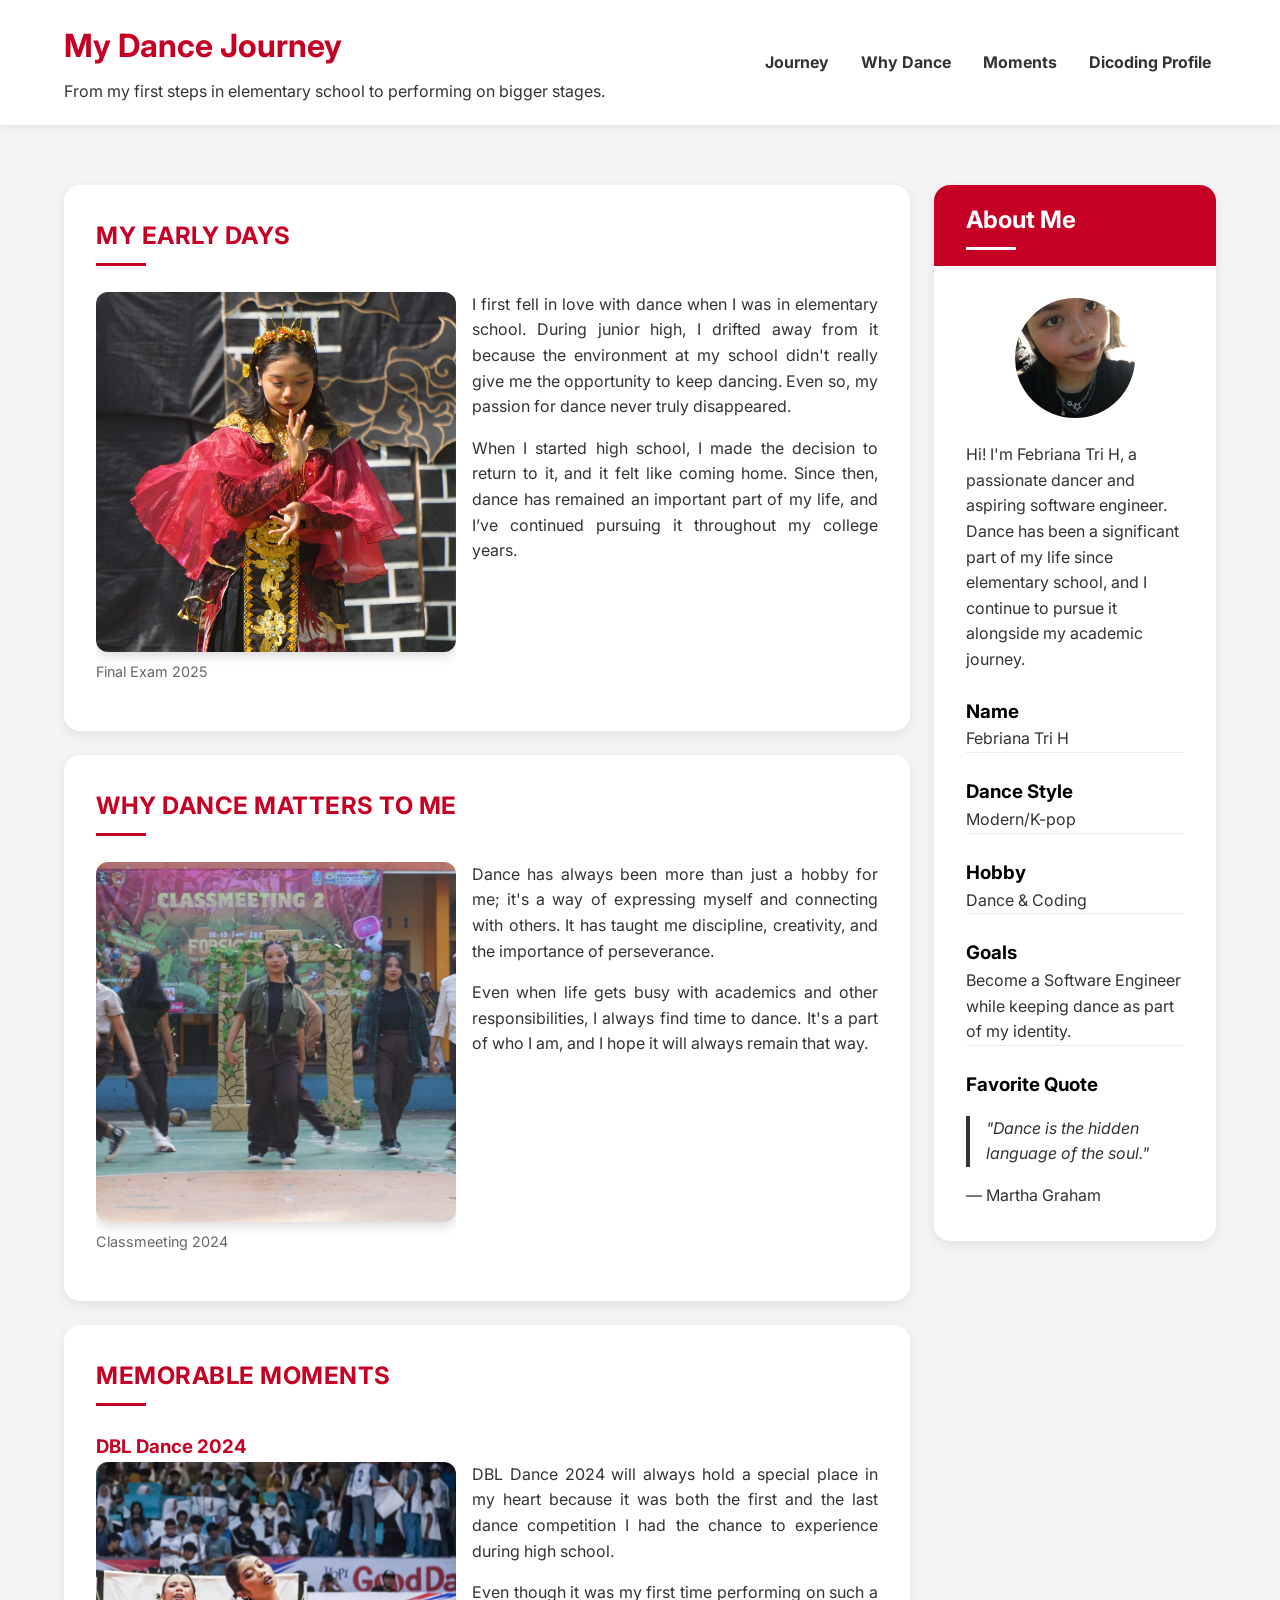
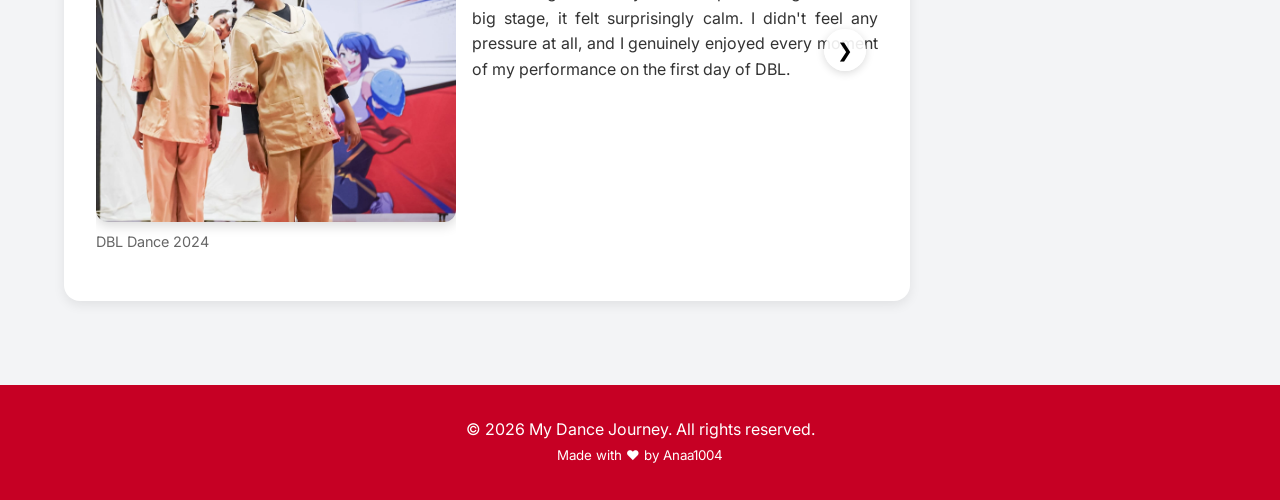
<file: index.html>
<!DOCTYPE html>
<html lang="en">
<head>
    <meta charset="UTF-8">
    <meta name="viewport" content="width=device-width, initial-scale=1.0">
    <meta name="description" content="A personal journey through dance, from early beginnings to memorable performances.">
    <title>My Dance Journey</title>

    <link rel="stylesheet" href="assets/styles/style.css">

    <link rel="preconnect" href="https://fonts.googleapis.com">
    <link rel="preconnect" href="https://fonts.gstatic.com" crossorigin>
    <link href="https://fonts.googleapis.com/css2?family=Inter:ital,opsz,wght@0,14..32,100..900;1,14..32,100..900&display=swap" rel="stylesheet">
</head>
<body>
    <header>
        <div class="container header-content">
            <div class="logo">
                <h1>My Dance Journey</h1>
                <p>From my first steps in elementary school to performing on bigger stages.</p>
            </div>

            <nav>
                <ul>
                    <li><a href="#first-journey">Journey</a></li>
                    <li><a href="#why-dance">Why Dance</a></li>
                    <li><a href="#memorable-moments">Moments</a></li>
                    <li><a href="https://www.dicoding.com/users/anaa1004" target="_blank" rel="noopener">Dicoding Profile</a></li>
                </ul>
            </nav>
        </div>
    </header>

    <main class="container">
        <div id="content">

            <article id="first-journey" class="card">
                <h2>My Early Days</h2>
                <div class="article-content">
                    <figure class="article-image">
                        <img src="assets/images/foto1.jpeg" alt="My early dance days">
                        <figcaption>Final Exam 2025</figcaption>
                    </figure>
                    <div class="article-text">
                        <p>I first fell in love with dance when I was in elementary school. During junior high, I drifted away from it because the environment at my school didn't really give me the opportunity to keep dancing. Even so, my passion for dance never truly disappeared.</p>
                        <p>When I started high school, I made the decision to return to it, and it felt like coming home. Since then, dance has remained an important part of my life, and I’ve continued pursuing it throughout my college years.</p>
                    </div>
                </div>
            </article>

            <article id="why-dance" class="card">
                <h2>Why Dance Matters to Me</h2>
                <div class="article-content">
                    <figure class="article-image">
                        <img src="assets/images/foto4.jpeg" alt="Dance is my passion">
                        <figcaption>Classmeeting 2024</figcaption>
                    </figure>
                    <div class="article-text">
                        <p>Dance has always been more than just a hobby for me; it's a way of expressing myself and connecting with others. It has taught me discipline, creativity, and the importance of perseverance.</p>
                        <p>Even when life gets busy with academics and other responsibilities, I always find time to dance. It's a part of who I am, and I hope it will always remain that way.</p>
                    </div>
                </div>
            </article>

            <article id="memorable-moments" class="card">
                <h2>Memorable Moments</h2>
                <div class="slider">
                    <button type="button" class="prev" aria-label="Previous slide">&#10094;</button>
                    <div class="slider-container">
                        <div class="slides">

                            <div class="moment">
                                <h3>DBL Dance 2024</h3>
                                <div class="article-content">
                                    <figure class="article-image">
                                        <img src="assets/images/foto3.jpeg" alt="DBL Dance 2024">
                                        <figcaption>DBL Dance 2024</figcaption>
                                    </figure>
                                <div class="article-text">
                                    <p>DBL Dance 2024 will always hold a special place in my heart because it was both the first and the last dance competition I had the chance to experience during high school.</p>
                                    <p>Even though it was my first time performing on such a big stage, it felt surprisingly calm. I didn't feel any pressure at all, and I genuinely enjoyed every moment of my performance on the first day of DBL.</p>
                                </div>
                                </div>
                            </div>

                            <div class="moment">
                                <h3>LKMM-TD PKKMB FILKOM</h3>
                                <div class="article-content">
                                    <figure class="article-image">
                                        <img src="assets/images/foto2.jpeg" alt="LKMM-TD PKKMB Fakultas">
                                        <figcaption>LKMM-TD PKKMB Fakultas</figcaption>
                                    </figure>
                                <div class="article-text">
                                    <p>Performing with my friends at the LKMM-TD event is another memory I will always treasure. Sharing the stage with them made the experience even more meaningful and unforgettable.</p>
                                    <p>This performance marked my very first dance performance after beginning my journey in college. It was also the first time I had ever danced with friends I had only just met, which made the experience both exciting and unforgettable.</p>
                                </div>
                                </div>
                            </div>
                        </div>
                    </div>
                    <button type="button" class="next" aria-label="Next slide">&#10095;</button>
                </div>
            </article>
        </div>

        <aside>
            <article class="card">
                <div class="aside-header">
                    <h2>About Me</h2>
                </div>
                <img src="assets/images/profile.jpeg" alt="Profile Picture">

                <p>Hi! I'm Febriana Tri H, a passionate dancer and aspiring software engineer. Dance has been a significant part of my life since elementary school, and I continue to pursue it alongside my academic journey.</p>

                <section>
                    <h3>Name</h3>
                    <p>Febriana Tri H</p>
                </section>

                <section>
                    <h3>Dance Style</h3>
                    <p>Modern/K-pop</p>
                </section>

                <section>
                    <h3>Hobby</h3>
                    <p>Dance & Coding</p>
                </section>

                <section>
                    <h3>Goals</h3>
                    <p>Become a Software Engineer while keeping dance as part of my identity.</p>
                </section>

                <section>
                    <h3>Favorite Quote</h3>
                    <blockquote>
                        "Dance is the hidden language of the soul."
                    </blockquote>
                    <p>— Martha Graham</p>
                </section>
            </article>
        </aside>
            
    </main>

    <footer>
        <p>&copy; 2026 My Dance Journey. All rights reserved.</p>
        <small>Made with ❤️ by Anaa1004</small>
    </footer>

    <script src="assets/scripts/script.js"></script>

</body>
</html>
</file>
<file: assets/styles/style.css>
* {
    box-sizing: border-box;
    margin: 0;
    padding: 0;
}

body {
    font-family: 'Inter', sans-serif;
    line-height: 1.6;
    background-color: #f3f4f6;
    color: #333333;
}

.logo h1 {
    font-size: 2rem;
    color: #c60024;
}

.logo p {
    margin-top: 0.5rem;
}

.container {
    max-width: 1200px;
    margin: 0 auto;
    padding-left: 24px;
    padding-right: 24px;
}

h2 {
    color: #c60024;
}

article h3 {
    color: #c60024;
}

aside section h3 {
    color: #000000;
}

main {
    display: flex;
    gap: 1.5rem;
    align-items: flex-start;
    padding: 60px 0;
}

article {
    scroll-margin-top: 75px;
}

html {
    scroll-behavior: smooth;
    scroll-padding-top: 75px;
}

#content {
    flex: 3;
}

aside {
    flex: 1;
}

header {
    position: sticky;
    top: 0;
    background: white;
    z-index: 100;
    box-shadow: 0 2px 8px rgba(0, 0, 0, .08);
}

.header-content {
    display: flex;
    justify-content: space-between;
    align-items: center;
    padding: 20px 24px;
}

nav ul {
  display: flex;
  gap: 2rem;
}

nav li {
  list-style-type: none;
}

nav {
   padding: 5px;
   background: inherit;
}

nav a {
    position: relative;
    text-decoration: none;
    color: #333333;
    font-weight: bold;
    transition: color 0.3s ease;
}

nav a:hover {
    color: #c60024;
}

nav a.active {
    color: #c60024;
}

nav a.active::after {
    content: "";
    position: absolute;
    left: 0;
    bottom: -6px;
    width: 100%;
    height: 2px;
    background: #c60024;
}

figure {
    margin-bottom: 1rem;
}

figcaption {
    font-size: 0.9rem;
    color: #666666;
    margin-top: 0.5rem;
}   

.article-image {
    flex-shrink: 0;
    overflow: hidden;
}

.article-image img {
    display: block;
    width: 100%;
    max-width: 360px;
    height: auto;
    aspect-ratio: 1 / 1;
    object-fit: cover;
    transition: transform .4s ease;
    border-radius: 12px;
    box-shadow: 0 4px 12px rgba(0, 0, 0, .15);
}

.article-image:hover img {
    transform: scale(1.05);
}

aside img {
    width: 120px;
    height: 120px;
    object-fit: cover;
    border-radius: 50%;
    display: block;
    margin: 0 auto 1.5rem;
}

.aside-header{
    background:#c60024;
    padding:1rem 2rem;
    margin: -2rem -2rem 2rem;
    border-radius:16px 16px 0 0;
}

.aside-header h2{
    color: white;
    margin: 0;
    display: inline-block;
}

.aside-header h2::after{
    content:"";
    display:block;
    width: 50px;
    height:3px;
    background:white;
    margin-top: 8px;
}

aside section {
    padding-top: .8rem 0;
    margin-top: 1.5rem;
    border-bottom: 1px solid #ecececec;
    transition: .3s;
}

aside section:hover {
    padding-left: 8px;
}

aside section:last-child {
    border-bottom: none;
}

blockquote {
    font-style: italic;
    border-left: 4px solid #333333;
    padding-left: 1rem;
    margin: 1rem 0;
}

footer {
    text-align: center;
    padding: 2rem;
    background-color: #c60024;
    color: white;
}

.card {
    padding: 2rem;
    background-color: #ffffff;
    border-radius: 16px;
    box-shadow: 0 4px 12px rgba(0, 0, 0, .08);
    margin-bottom: 1.5rem;
    transition: transform 0.3s, box-shadow 0.3s;
}

.card:hover {
    transform: translateY(-4px);
    box-shadow: 0 8px 24px rgba(0, 0, 0, .12);
}

#content .card h2 {
    position: relative;
    display: inline-block;
    margin-bottom: 1.6rem;
    text-transform: uppercase;
    letter-spacing: .5px;
}

#content .card h2::after {
    content: "";
    display: block;
    width: 50px;
    height: 3px;
    background: #c60024;
    margin-top: 8px;
}

.article-content {
    display: flex;
    gap: 1rem;
    align-items: flex-start;
}

.article-text {
    flex: 1.5;
    text-align: justify;
}

.article-text p {
    margin-bottom: 1rem;
}

.slider {
    position: relative;
    display: flex;
    align-items: center;
    overflow: hidden;
}

.slider-container {
    overflow: hidden;
    width: 100%;
}

.slides {
    display: flex;
    transition: transform 0.5s ease;
}

.moment {
    min-width: 100%;
}

.prev, .next {
    position: absolute;
    top: 50%;
    transform: translateY(-50%);
    width: 42px;
    height: 42px;
    border: none;
    border-radius: 50%;
    cursor: pointer;
    background: rgba(255,255,255,.9);
    box-shadow: 0 2px 8px rgba(0, 0, 0, .15);
    font-size: 1.2rem;
    z-index: 10;
    transition: .3s;
}

.prev {
    left: 12px;
}

.next {
    right: 12px;
}

.prev:hover,
.next:hover {
    background: #c60024;
    color: white;
}

.prev:disabled,
.next:disabled {
    opacity: 0;
    cursor: not-allowed;
}

img {
    display: block;
}

@media screen and (max-width: 1200px) {
    main {
        flex-direction: column;
    }

    #content, aside {
        width: 100%;
    }

    aside {
        align-self: center;
        max-width: 450px;
    }
}

@media screen and (max-width: 768px) {
    .logo {
        text-align: center;
    }

    .header-content {
        flex-direction: column;
        gap: 1rem;
        text-align: center;
    }

    nav ul {
        flex-wrap: wrap;
        justify-content: center;
        gap: 1rem;
    }

    .article-content {
        flex-direction: column;
    }

    .article-image img {
        width: 100%;
        max-width: 360px;
        aspect-ratio: 1 / 1;
        object-fit: cover;
    }

    .card {
        padding: 1.5rem;
    }

    .prev {
        left: 4px;
    }

    .next {
        right: 4px;
    }
}

@media screen and (max-width: 480px) {
    .container {
        padding: 0 16px;
    }

    .logo h1 {
        font-size: 1.5rem;
    }

    .logo p {
        font-size: 0.9rem;
    }

    nav ul {
        flex-direction: column;
        align-items: center;
        gap: 0.75rem;
    }

    .prev, .next {
        width: 36px;
        height: 36px;
        font-size: 1rem;
    }
}
</file>
